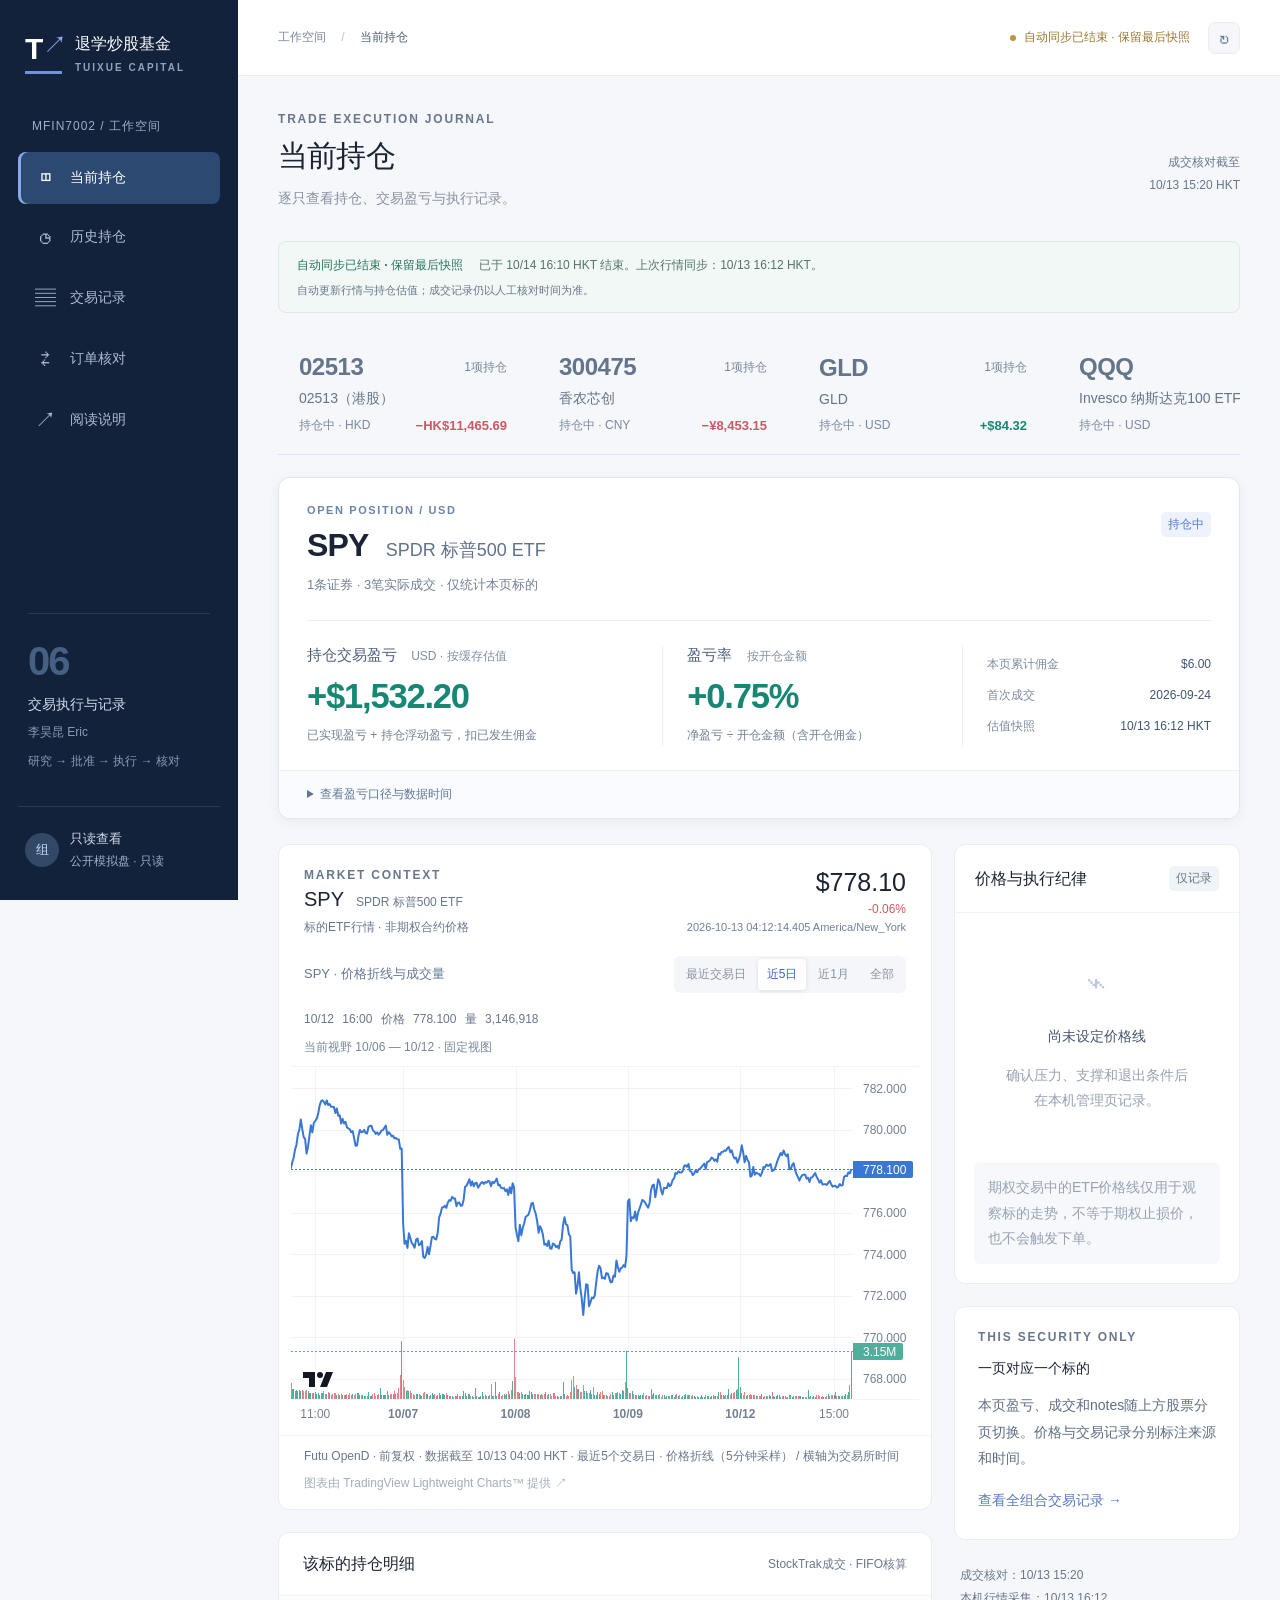
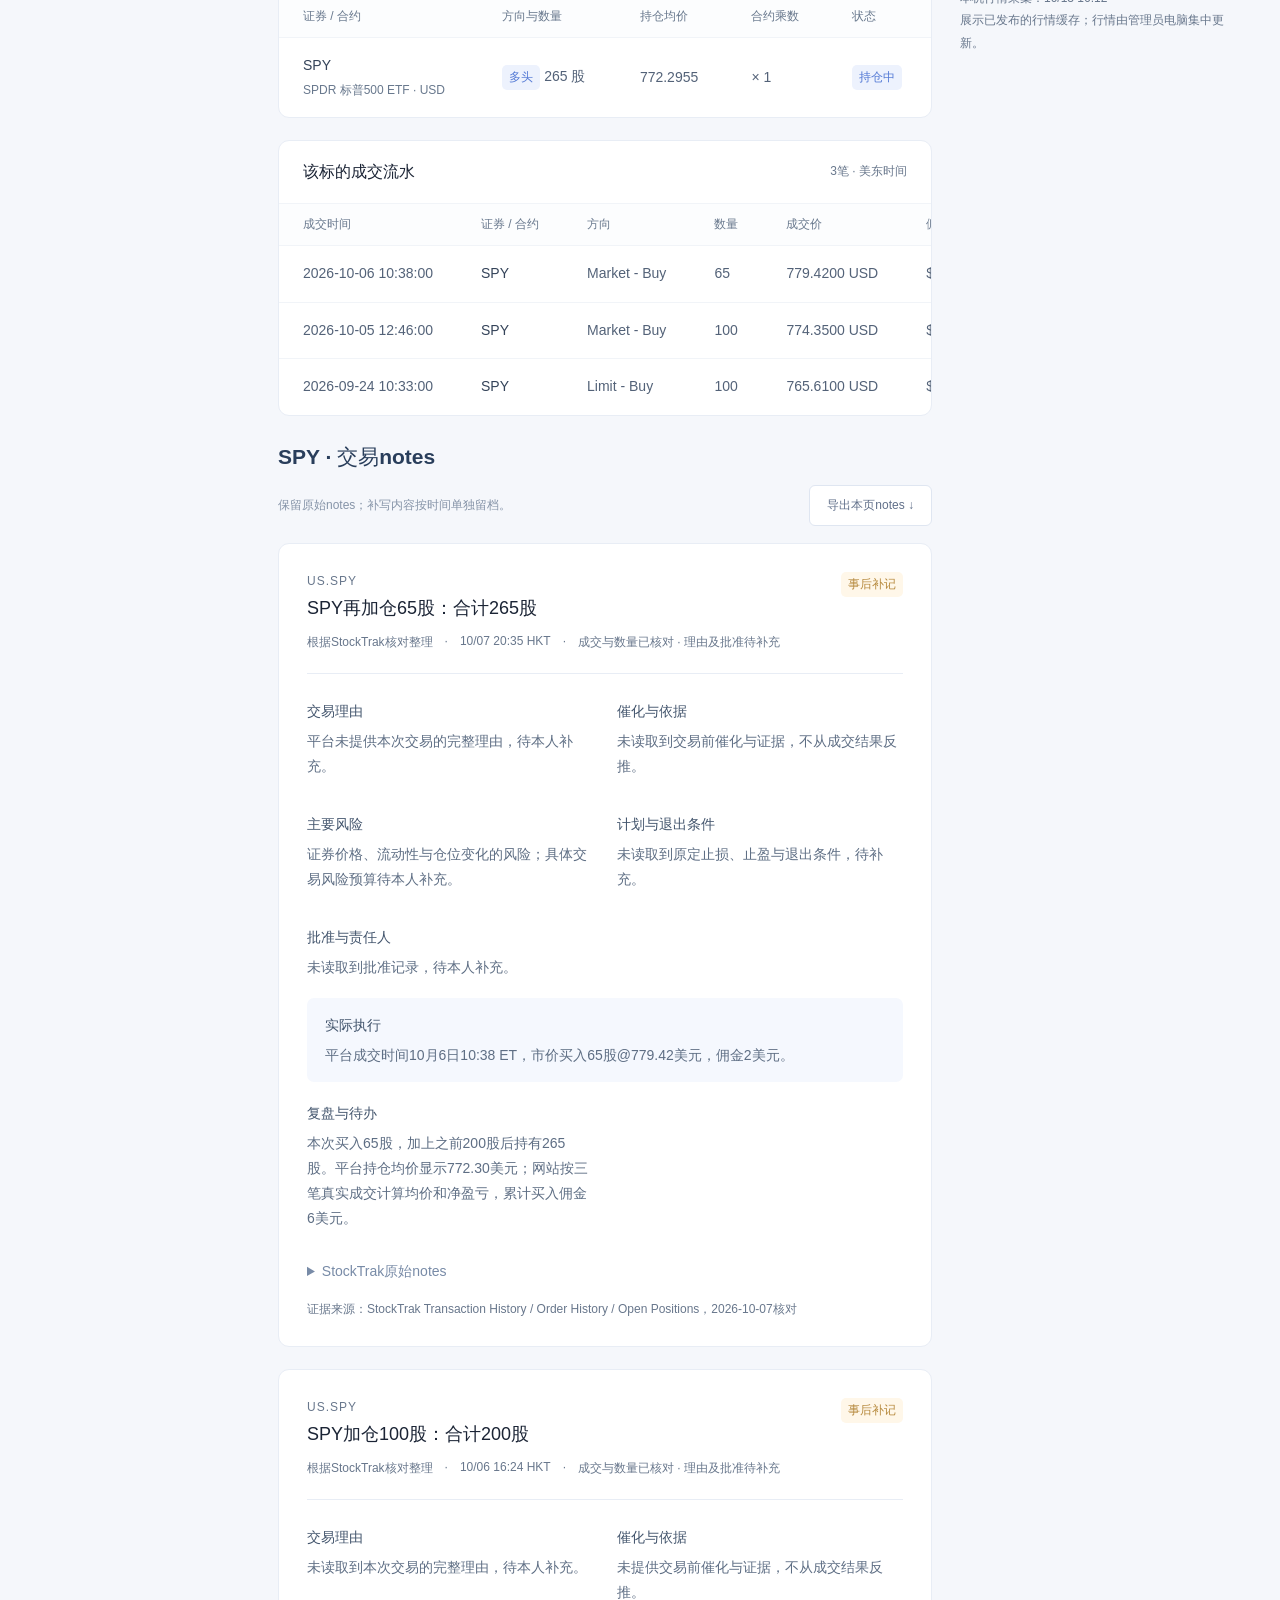
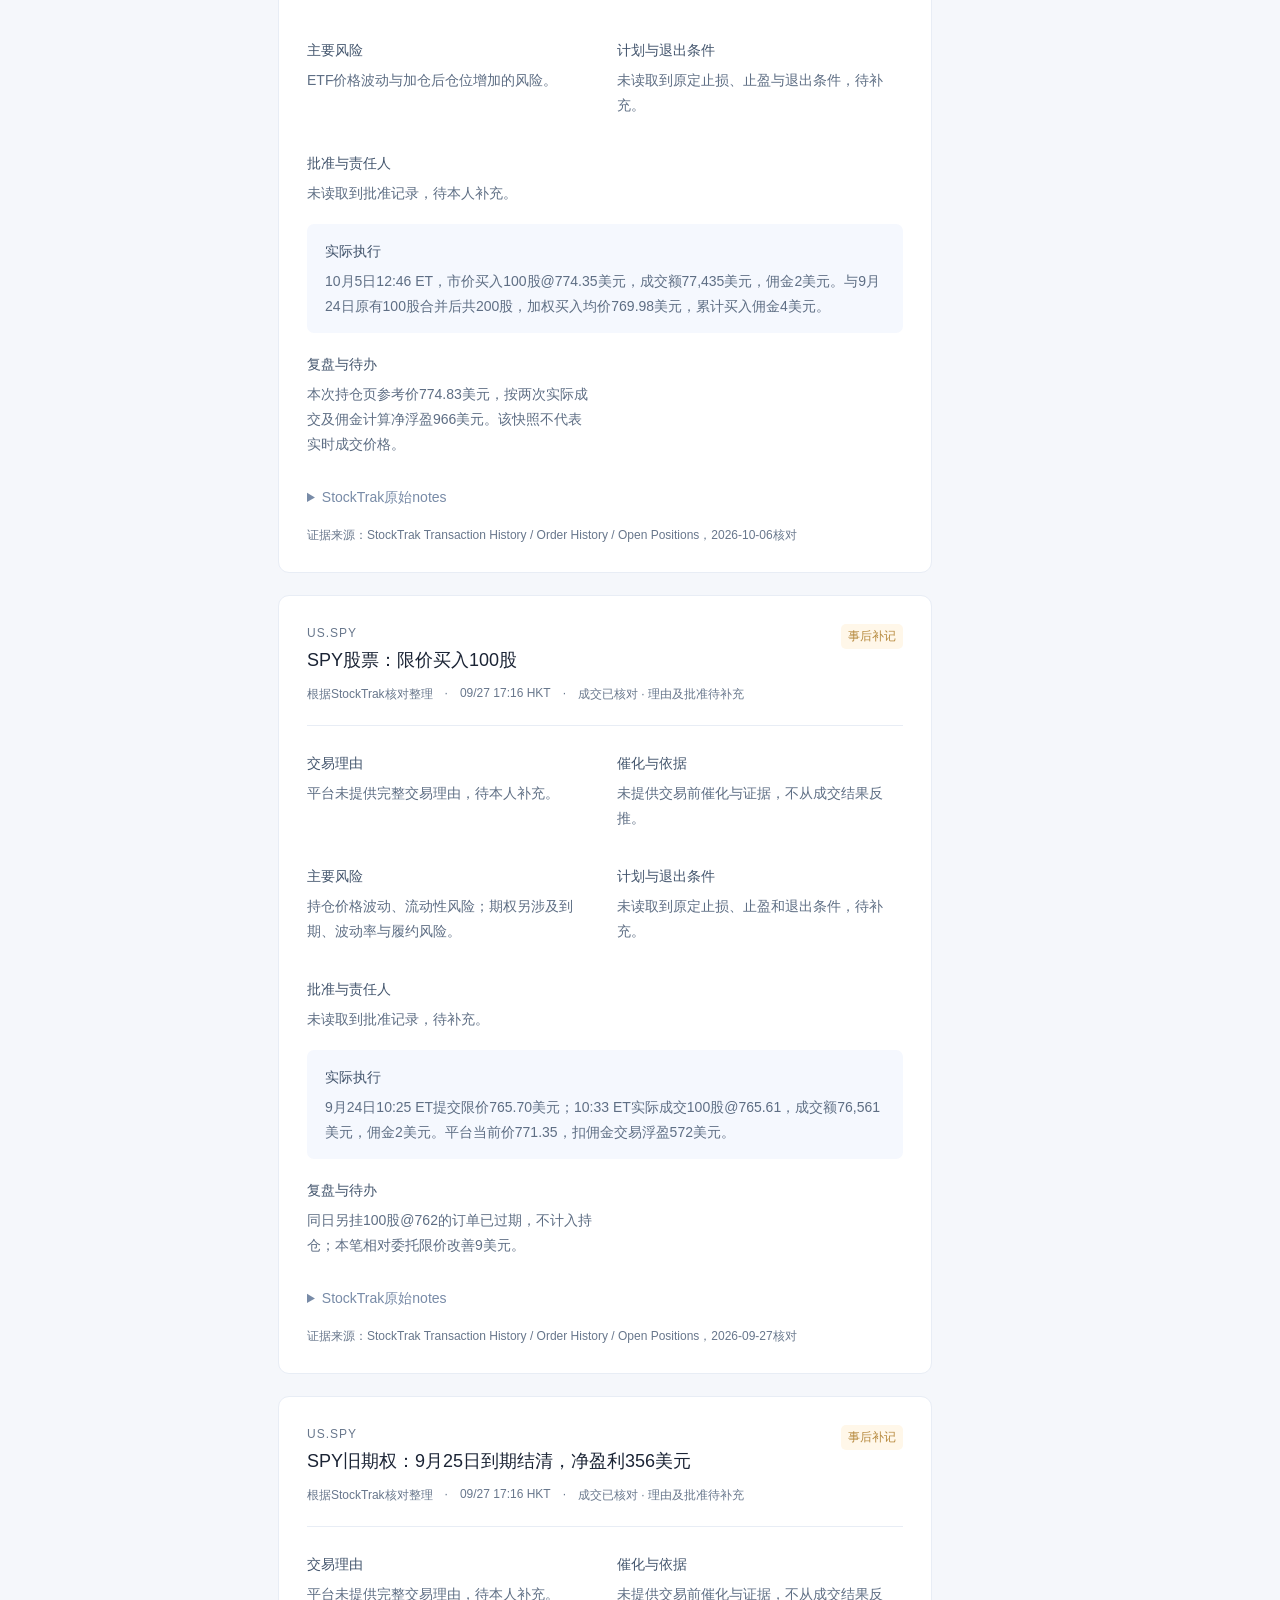
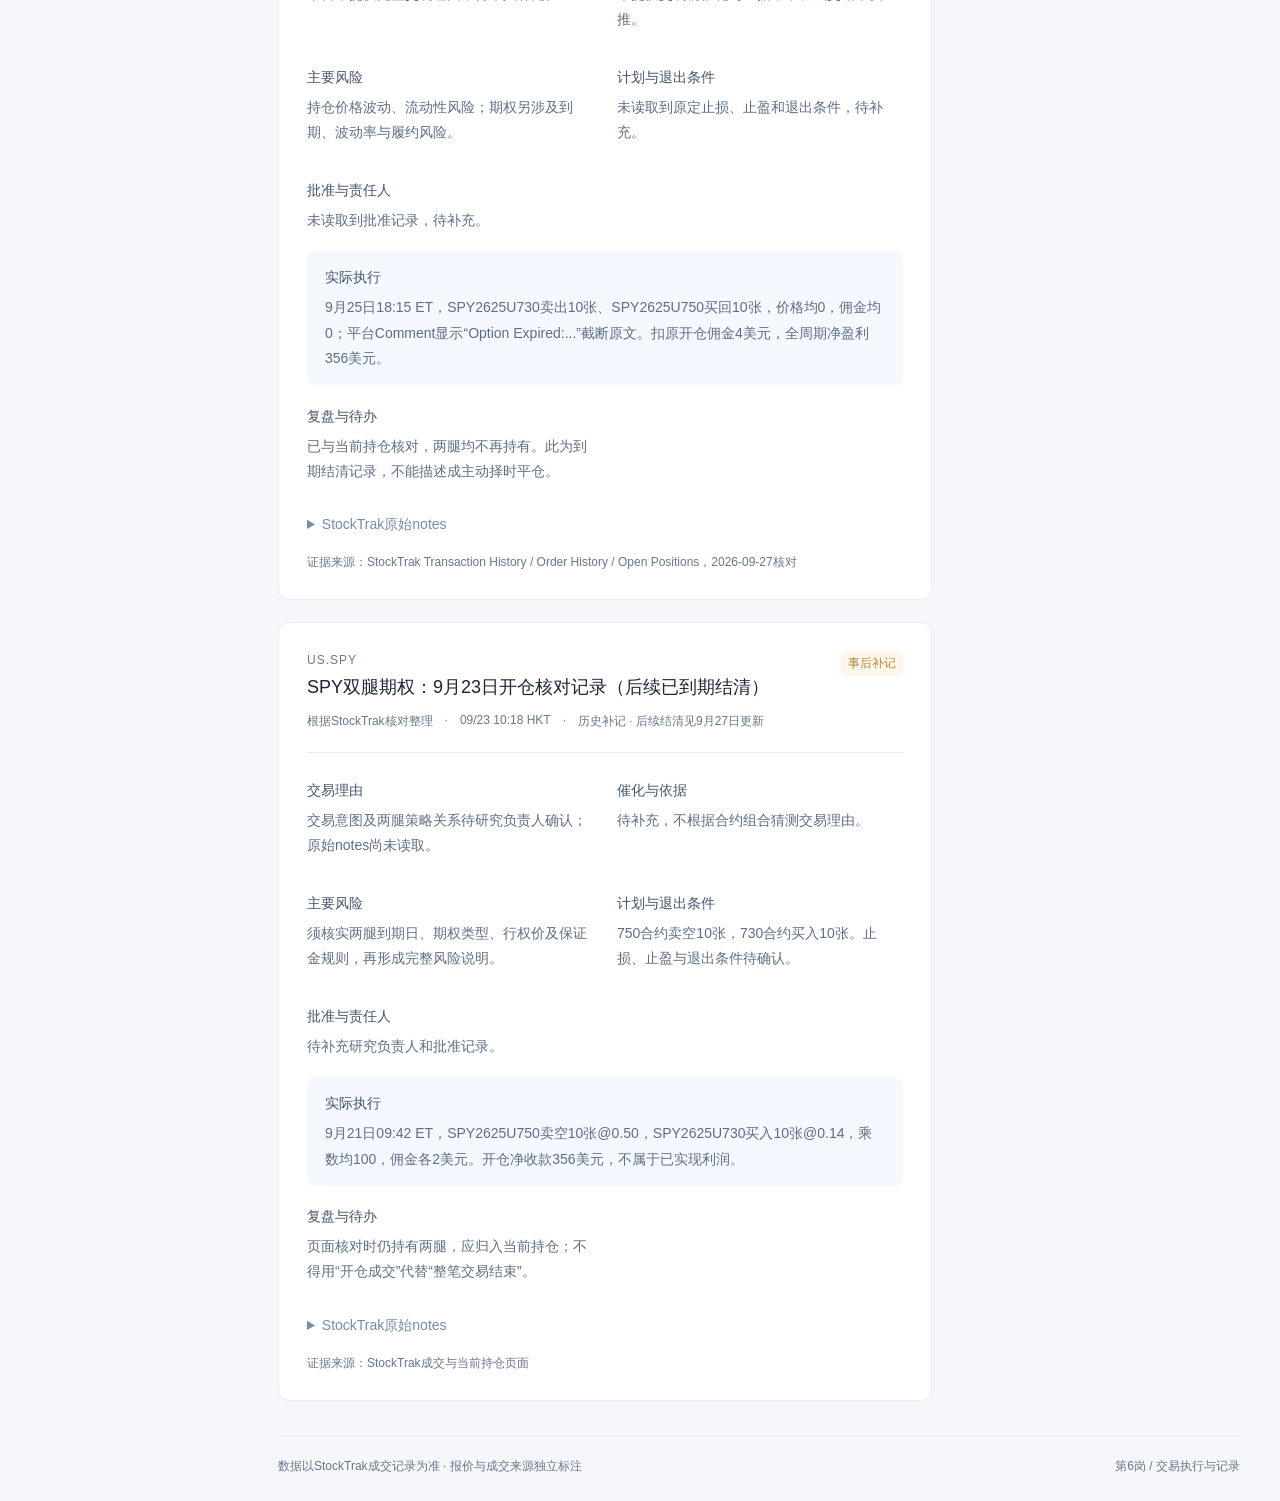
<file: index.html>
<!doctype html><html lang="zh-CN"><head><meta http-equiv="Content-Security-Policy" content="default-src 'self'; script-src 'self'; style-src 'self' 'unsafe-inline'; img-src 'self' data:; connect-src 'self' https://raw.githubusercontent.com; font-src 'self'; object-src 'none'; base-uri 'none'; form-action 'none'"><meta name="referrer" content="no-referrer"><meta name="robots" content="noindex,nofollow,noarchive"><meta charset="UTF-8"><meta name="viewport" content="width=device-width,initial-scale=1"><meta name="color-scheme" content="light"><meta name="description" content="退学炒股基金 · 交易执行与记录"><title>执行台 · 退学炒股基金</title>  <script type="module" crossorigin src="./assets/index-g1xqt5xW.js"></script>
  <link rel="stylesheet" crossorigin href="./assets/index-Cxu6O76I.css">
</head><body><div id="app"><div class="boot">正在读取交易记录…</div></div></body></html>
</file>
<file: assets/index-Cxu6O76I.css>
:root{color:#1b2435;font-synthesis:none;--ink:#17243a;--muted:#7b8799;--blue:#3766dc;--line:#e8edf5;--green:#168773;background:#f5f7fb;font-family:DM Sans,Noto Sans SC,-apple-system,BlinkMacSystemFont,sans-serif;font-size:14px;font-weight:400}*{box-sizing:border-box}body{margin:0}button,input,textarea,select{font:inherit}button,a,select{-webkit-tap-highlight-color:transparent}button{cursor:pointer}button:disabled{opacity:.5;cursor:wait}a{color:inherit;text-decoration:none}button:focus-visible,a:focus-visible,input:focus-visible,select:focus-visible,textarea:focus-visible{outline-offset:3px;outline:3px solid #8aafff}.sidebar{color:#d1d9e6;z-index:3;background:#13223b;flex-direction:column;width:238px;padding:30px 18px;display:flex;position:fixed;inset:0 auto 0 0}.brand{color:#fff;align-items:center;gap:13px;margin:2px 7px 44px;font-size:16px;font-weight:600;display:flex}.brand small{letter-spacing:2px;color:#91a2bf;margin-top:7px;font-size:10px;display:block}.brand-symbol{border-bottom:3px solid #7292df;width:37px;height:42px;font-size:30px;font-weight:700;position:relative}.brand-symbol span{color:#8aabf6;font-size:24px;position:absolute;top:-3px;right:-5px}.nav-label{color:#7486a4;letter-spacing:1px;margin-bottom:17px;padding:0 14px;font-size:11px}nav{gap:7px;display:grid}.nav-item{color:#aebbd0;text-align:left;background:0 0;border:0;border-radius:8px;align-items:center;gap:14px;width:100%;padding:14px 16px;font-size:14px;display:flex}.nav-item b{text-align:center;width:22px;font-size:21px;font-weight:400}.nav-item:hover{background:#1b304f}.nav-item.active{color:#fff;background:#2c4972;box-shadow:inset 3px 0 #88a9ef}.sidebar-note{border-top:1px solid #2a3950;margin:auto 10px 25px;padding-top:25px}.sidebar-note>span{color:#456083;letter-spacing:-2px;margin-bottom:12px;font-size:40px;font-weight:600;display:block}.sidebar-note strong{font-size:14px}.sidebar-note p{color:#879ab9;margin:8px 0;font-size:12px}.identity{border-top:1px solid #2a3950;align-items:center;gap:11px;padding:23px 7px 0;font-size:13px;display:flex}.identity small{color:#7d91b0;margin-top:5px;font-size:10px;display:block}.avatar{color:#c5d7f9;background:#324867;border-radius:50%;place-items:center;width:34px;height:34px;display:grid}.workspace{margin-left:238px}.topbar{border-bottom:1px solid var(--line);height:76px;color:var(--muted);background:#fff;justify-content:space-between;align-items:center;padding:0 40px;font-size:12px;display:flex}.topbar b{color:#4e5b70;font-weight:500}.topbar i{color:#b5c0d0;margin:0 12px;font-style:normal}.topbar>div{align-items:center;gap:18px;display:flex}.live-state{color:#9a7833;align-items:center;gap:8px;font-size:12px;display:flex}.live-state:before{content:"";background:#be9342;border-radius:50%;width:6px;height:6px}.live-state.fresh{color:var(--green)}.live-state.fresh:before{background:var(--green)}.icon-button{border:1px solid var(--line);color:#687b9b;background:#f5f7fb;border-radius:7px;width:32px;height:32px;font-size:21px}main{max-width:1630px;margin:auto;padding:36px 40px 0}.eyebrow{letter-spacing:1.8px;color:#8391a8;font-size:10px;font-weight:600}.headline{justify-content:space-between;align-items:center;margin:10px 0 30px;display:flex}h1{letter-spacing:-.8px;margin:0;font-size:30px;font-weight:600}p{line-height:1.8}.headline p{color:#8893a4;margin:9px 0 0;font-size:13px}.asof{text-align:right;color:#97a0b1;font-size:11px;line-height:1.9}.asof strong{color:#65748b;font-size:12px;font-weight:500}.metrics{grid-template-columns:1.35fr 1fr 1fr 1fr;gap:16px;margin-bottom:25px;display:grid}.metric{border:1px solid var(--line);background:#fff;border-radius:11px;padding:21px 22px}.metric>span{color:#7f8a9d;justify-content:space-between;gap:8px;font-size:12px;display:flex}.metric em{color:#abb4c1;font-size:10px;font-style:normal}.metric>strong{letter-spacing:-.8px;font-variant-numeric:tabular-nums;font-size:29px;font-weight:500;line-height:1.7;display:block}.metric>small{color:#9aa5b7;font-size:10px;display:block}.inline{color:#8d9aaa;letter-spacing:0;margin-left:8px;font-size:12px}.positive{color:var(--green)!important}.negative{color:#cc5a64!important}.split-main{grid-template-columns:minmax(0,1fr) 286px;gap:22px;display:grid}.split-main>div{min-width:0}.panel{border:1px solid var(--line);background:#fff;border-radius:11px;margin-bottom:22px;overflow:hidden}.panel-head{justify-content:space-between;align-items:flex-start;gap:16px;padding:23px 25px 17px;display:flex}.panel-head h2{margin:8px 0 4px;font-size:24px;line-height:1.4}.panel-head p{color:#919bac;margin:4px 0 0;font-size:11px}.stock-name{color:#8895a9;margin-left:12px;font-size:12px;font-weight:400}.quote{text-align:right;gap:5px;display:grid}.quote strong{font-size:25px;font-weight:500}.quote span{font-size:12px}.chart-toolbar{justify-content:space-between;align-items:center;gap:10px;padding:0 25px 12px;display:flex}.chart-toolbar select{border:1px solid var(--line);color:#627189;background:#fff;border-radius:5px;max-width:220px;height:32px;padding:0 7px;font-size:11px}.segmented{background:#f4f6fa;border-radius:6px;gap:3px;padding:3px;display:flex}.segmented button{color:#8993a4;white-space:nowrap;background:0 0;border:0;border-radius:4px;padding:6px 9px;font-size:10px}.segmented button.selected{color:#3866d6;background:#fff;box-shadow:0 1px 4px #233e6420}#chart-legend{color:#8290a4;word-spacing:5px;font-variant-numeric:tabular-nums;height:30px;padding:4px 25px;font-size:10px}.chart{height:320px;margin:0 12px;position:relative}.chart-foot{color:#9ca7b8;border-top:1px solid #f3f5f9;justify-content:space-between;gap:10px;margin-top:9px;padding:12px 25px 17px;font-size:9px;display:flex}.chart-foot a{color:#a1acbd}.compact{border-bottom:1px solid #f1f4f8;align-items:center;padding:20px 24px}.compact h2{margin:0;font-size:15px;font-weight:600}.muted{color:#8d99aa;font-size:11px}.table-wrap{overflow:auto}table{border-collapse:collapse;text-align:left;white-space:nowrap;width:100%;font-size:12px}th{color:#99a3b3;background:#fcfdfe;padding:12px 24px;font-size:10px;font-weight:400}td{color:#536278;border-top:1px solid #f1f4f8;padding:18px 24px;line-height:1.4}td strong{color:#344359;font-size:12px;font-weight:500}td small{color:#98a3b5;margin-top:6px;font-size:10px;display:block}tr[data-select]{cursor:pointer}tr[data-select]:hover{background:#f7faff}.number{font-variant-numeric:tabular-nums}.tag{color:#8893a5;white-space:nowrap;background:#f0f3f7;border-radius:5px;align-items:center;padding:4px 7px;font-size:10px;display:inline-flex}.tag.blue{color:#547ad5;background:#edf2fd}.tag.orange{color:#b6893d;background:#fff7e9}.risk-panel .compact{padding:21px 20px}.empty-small{text-align:center;color:#96a1b3;padding:35px 20px;line-height:1.8}.empty-small>span{color:#bac7dc;margin-bottom:9px;font-size:37px;display:block}.empty-small strong{color:#7d8a9d;font-size:13px;font-weight:500}.empty-small p{font-size:11px}.text-button{color:#597ac1;cursor:pointer;background:0 0;border:0;padding:6px 0;font-size:11px}.rule-note{color:#97a2b3;background:#f6f8fc;border-radius:6px;margin:0 19px 19px;padding:13px 14px;font-size:10px;line-height:1.8}.note-teaser{padding:23px}.note-teaser h3{margin-top:16px;font-size:14px;font-weight:500}.note-teaser p{color:#8c97a9;font-size:11px;line-height:1.9}.source-note{color:#a0aabd;padding:2px 6px;font-size:10px;line-height:1.9}.level{border-bottom:1px solid var(--line);margin:0 20px;padding:20px 0;position:relative}.level>div{align-items:center;gap:6px;display:flex}.level strong{font-size:12px}.level small{color:#98a6b7;margin-left:auto;font-size:9px}.level b{color:#5575b7;margin-top:9px;font-size:24px;font-weight:500;display:block}.level p{color:#7b899d;font-size:11px}.level .text-button{float:right}.level-dot{background:#4973ca;border-radius:50%;width:6px;height:6px}.level-dot.red{background:#dc6170}.subtle{color:#a1aabc;font-size:10px}.section-bar{justify-content:space-between;align-items:center;gap:16px;margin-bottom:15px;display:flex}.section-bar p{color:#8694a8;font-size:12px}.button{color:#fff;background:#3867d8;border:0;border-radius:6px;padding:11px 17px;font-size:12px}.button.secondary{color:#61708a;background:#fff;border:1px solid #dfe6f1}.journal-card{padding:28px}.journal-top{justify-content:space-between;align-items:flex-start;gap:15px;display:flex}.journal-code{color:#416ed2;letter-spacing:1px;font-size:11px}.journal-top h2{margin:8px 0 14px;font-size:20px;font-weight:500}.metadata{color:#9aa5b6;border-bottom:1px solid var(--line);flex-wrap:wrap;gap:12px;padding-bottom:22px;font-size:11px;display:flex}.note-grid{grid-template-columns:1fr 1fr;gap:5px 36px;margin-top:10px;display:grid}.note-field h4{color:#4d5e77;margin-bottom:8px;font-size:12px;font-weight:500}.note-field p{color:#8290a4;white-space:pre-wrap;margin-top:0;font-size:12px}.note-field.wide{background:#f5f8fe;border-radius:7px;grid-column:1/-1;padding:0 18px}details{color:#788ba7;margin-top:18px;font-size:12px}summary{cursor:pointer}blockquote{white-space:pre-wrap;background:#f8faff;border-left:3px solid #d9e4f7;padding:12px 20px}.note-source{color:#abb4c0;margin-top:20px;font-size:10px}.notice{color:#6380b8;background:#edf3ff;border:1px solid #dee8fc;border-radius:8px;margin-bottom:22px;padding:13px 18px;font-size:12px;line-height:1.8}.notice.warn{color:#aa8b53;background:#fff9ed;border-color:#f6e8c9}.order-detail{white-space:normal;color:#95a0b0;background:#fbfcfe;font-size:11px}.admin-top{grid-template-columns:1fr 1fr;gap:22px;display:grid}.admin-top>.panel{padding:24px}h2{font-weight:500}.admin-top h2,.form-panel h2,.audit h2{margin:0 0 12px;font-size:17px}.admin-top p,.form-panel>p{color:#8a97aa;font-size:12px}.button-row{flex-wrap:wrap;gap:10px;margin-top:22px;display:flex}.form-panel{padding:28px}.form-panel label{color:#708098;gap:9px;margin-top:16px;font-size:12px;display:grid}.form-panel input,.form-panel select,.form-panel textarea{color:#4a5b75;background:#fff;border:1px solid #dfe6f0;border-radius:6px;width:100%;padding:10px 12px;font-size:13px}.form-panel textarea{resize:vertical;line-height:1.7}.form-panel input::placeholder,.form-panel textarea::placeholder{color:#b0bac9}.form-panel>.button{margin-top:20px}.form-grid{grid-template-columns:1fr 1fr;gap:18px;display:grid}.file-drop{border:1px dashed #d5deed;border-radius:7px;padding:14px}.file-drop input{border:0;padding:4px 0;font-size:11px}.audit{padding:26px}.audit p{color:#8997ac;border-bottom:1px solid #f0f3f7;padding:8px 0;font-size:11px}.audit time{color:#b0b9c7;margin-right:15px}.guide{max-width:960px;padding:32px 38px}.guide h2{margin-top:30px;font-size:19px}.guide h2:first-child{margin-top:0}.guide p,.guide li{color:#7d8ca2;font-size:14px;line-height:2}.guide ol,.guide ul{padding-left:22px}.guide li{margin:10px 0}.chart-empty{text-align:center;background:linear-gradient(#fff,#f9fbfd);flex-direction:column;justify-content:center;align-items:center;height:100%;padding:24px;display:flex}.empty-chart-icon{color:#cad6e9;font-size:50px}.chart-empty h3{color:#8798b1;font-size:15px;font-weight:500}.chart-empty p{color:#9ca9bb;max-width:500px;font-size:12px}.chart-empty>span{color:#b0bdce;font-size:11px}.empty-row{text-align:center;color:#a2adbe;padding:35px}footer{color:#a2adbd;border-top:1px solid #e6ecf4;justify-content:space-between;margin-top:12px;padding:22px 0 26px;font-size:10px;display:flex}.toast{color:#fff;z-index:20;background:#193356;border-radius:8px;max-width:80%;padding:14px 22px;font-size:13px;position:fixed;bottom:25px;left:50%;transform:translate(-50%);box-shadow:0 5px 25px #13305030}.toast.error{background:#a1464d}.boot{text-align:center;color:#7587a3;max-width:560px;margin:15vh auto;padding:30px}.boot p{font-size:16px;line-height:1.8}.boot button{color:#fff;background:#3766dc;border:0;border-radius:6px;padding:10px 22px}@media (width>=1600px){.chart{height:370px}.split-main{grid-template-columns:minmax(0,1fr) 320px}.metric>strong{font-size:34px}.chart-toolbar select{max-width:280px}.segmented button{font-size:12px}.panel-head h2{font-size:28px}.compact h2{font-size:16px}}@media (width<=1250px){.sidebar{width:210px}.workspace{margin-left:210px}main{padding:25px}.topbar{padding:0 25px}.split-main{grid-template-columns:minmax(0,1fr)}.split-main>div:last-child{grid-template-columns:1fr 1fr;gap:20px;display:grid}.source-note{grid-column:1/-1}.chart{height:350px}.chart-toolbar select{max-width:50%}.metric{padding:18px 15px}.metric>strong{font-size:25px}.metric>span{font-size:11px}.metric em{display:none}}@media (width<=800px){.sidebar{width:100%;padding:15px;display:block;position:relative;inset:auto}.brand{margin:0 0 14px;font-size:15px}.brand-symbol{width:30px;height:30px;font-size:24px}.brand small{font-size:9px}.nav-label,.sidebar-note,.identity{display:none}nav{gap:6px;display:flex;overflow:auto}.nav-item{white-space:nowrap;width:auto;padding:9px 12px;font-size:12px}.nav-item b{display:none}.nav-item.active{box-shadow:none}.workspace{margin:0}.topbar{height:52px;padding:0 18px}main{padding:24px 16px 0}.headline h1{font-size:25px}.asof{font-size:9px}.asof strong{font-size:10px}.headline p{font-size:11px}.metrics{grid-template-columns:1fr 1fr;gap:10px}.metric{padding:15px}.metric>strong{font-size:25px}.metric>small{font-size:9px}.chart-toolbar{padding:0 15px 12px;display:block}.chart-toolbar select{width:100%;max-width:100%;margin-bottom:10px}.segmented{width:max-content;max-width:100%}.segmented button{padding:6px 9px}.panel-head{padding:18px}.panel-head h2{font-size:23px}.stock-name{margin:5px 0;font-size:11px;display:block}.quote strong{font-size:23px}.chart{height:300px}.chart-foot{padding:9px 18px;line-height:1.8;display:block}.chart-foot a,.split-main>div:last-child,.admin-top{display:block}.compact h2{font-size:14px}.compact .muted{text-align:right;font-size:9px}.journal-card{padding:20px}.journal-top h2{font-size:17px}.note-grid,.form-grid{grid-template-columns:1fr;gap:0}.note-field.wide{grid-column:auto}.section-bar{align-items:flex-start}.section-bar p{margin-top:0}.section-bar .button{white-space:nowrap}.form-panel{padding:21px}.guide{padding:23px}.guide li,.guide p{font-size:13px}footer{line-height:1.9;display:block}footer span{display:block}.notice{font-size:11px}#chart-legend{word-spacing:1px;padding:4px 15px;font-size:9px}.level{padding:15px 0}.source-note{padding-bottom:15px}}@media (prefers-reduced-motion:no-preference){.panel,.metric{animation:.25s ease-out appear}@keyframes appear{0%{opacity:.5;transform:translateY(4px)}to{opacity:1;transform:none}}}.panel-head p,.stock-name,.quote span,.muted,.tag,.source-note,.note-source,.metadata,.journal-code,.chart-foot,.eyebrow,.asof,.asof strong,footer,.metric>small,.metric em,.identity small,.subtle,.level small,.nav-label,.order-detail{color:#68778c;font-size:12px}.sidebar .nav-label,.sidebar .identity small{color:#9dafcb}.quote small{color:#718099;max-width:235px;font-size:11px}.metric>span,.metric>span em,.headline p,.note-teaser p,.empty-small p,.rule-note,.text-button,.button,.form-panel label,.admin-top p,.form-panel>p,.section-bar p,.notice,.audit p,details,.note-field p,.level p{font-size:14px}.note-field h4,.empty-small strong{color:#43556d;font-size:14px}.note-field p,.note-teaser p,.level p,.guide p,.guide li{color:#5e6e84}th,td small{color:#68788d;font-size:12px}td,td strong{font-size:14px}.chart-toolbar select,.segmented button{font-size:12px}.segmented button{padding:7px 9px}#chart-legend{color:#68778c;height:auto;min-height:34px;font-size:12px;line-height:1.8}.chart-toolbar{flex-wrap:wrap}.metric>small{line-height:1.65}.chart-foot{flex-wrap:wrap}.asof{min-width:128px}@media (width<=800px){.quote small{max-width:140px;font-size:10px}.metric>span{font-size:12px}.metric>small{font-size:11px}.metric em{display:none}.asof{min-width:108px;font-size:11px}.segmented{justify-content:space-between;width:100%}.segmented button{padding:7px 5px;font-size:11px}.headline{gap:10px}.notice{font-size:12px}.chart-foot,.compact .muted{font-size:11px}.section-bar{flex-wrap:wrap}#chart-legend{font-size:11px}.brand small{font-size:10px}}.archived-levels{margin:15px 20px;font-size:12px}.archived-levels p{color:#68778c}.auto-refresh-status{color:#537567;background:#f1f8f5;border:1px solid #dce9e4;border-radius:8px;grid-template-columns:auto 1fr;gap:5px 16px;margin-bottom:22px;padding:13px 18px;font-size:12px;line-height:1.7;display:grid}.auto-refresh-status strong{color:#26715e;font-weight:600}.auto-refresh-status small{color:#68778c;grid-column:1/-1;font-size:11px}.auto-refresh-status.is-stale{background:#fff9ed;border-color:#f0dfb9}.auto-refresh-status.is-stale strong,.auto-refresh-status.is-stale small{color:#9a7431}@media (width<=800px){.auto-refresh-status{grid-template-columns:1fr;gap:3px;padding:12px 14px}.topbar>div{gap:8px}.topbar .live-state{max-width:180px;font-size:10px}.topbar .live-state:before{flex-shrink:0}}.security-tabs{scrollbar-width:thin;border-bottom:1px solid #dce4ef;gap:10px;margin:0 0 22px;padding:0 0 2px;display:flex;overflow-x:auto}.security-tab{color:#64748a;background:0 0;border:1px solid #0000;border-bottom:0;border-radius:9px 9px 0 0;flex:0 0 250px;gap:9px;padding:17px 20px 18px;transition:background .15s;display:grid;position:relative}.security-tab:hover{background:#edf2fa}.security-tab.active{color:#203c67;background:#fff;border-color:#e0e8f4}.security-tab.active:after{content:"";background:#3766dc;border-radius:3px;height:3px;position:absolute;bottom:-2px;left:18px;right:18px}.security-tab-top,.security-tab-bottom{justify-content:space-between;align-items:center;gap:14px;display:flex}.security-tab-top strong{letter-spacing:-.5px;font-size:24px;font-weight:650}.security-tab-top>span{color:#77869b;font-size:12px}.security-tab-name{white-space:nowrap;text-overflow:ellipsis;font-size:14px;overflow:hidden}.security-tab-bottom{color:#78889f;font-size:12px}.security-tab-bottom b{white-space:nowrap;font-size:13px;font-weight:550}.security-hero{background:#fff;border:1px solid #dfe7f3;border-radius:12px;margin-bottom:25px;padding:26px 28px 0;box-shadow:0 3px 12px #173b6810}.security-heading{justify-content:space-between;align-items:center;gap:18px;margin-bottom:23px;display:flex}.security-heading .eyebrow{color:#6b84a8;letter-spacing:1.6px;font-size:11px}.security-heading h2{letter-spacing:-.8px;margin:8px 0 6px;font-size:32px;font-weight:650;line-height:1.35}.security-heading h2>span{color:#61728b;letter-spacing:0;margin-left:17px;font-size:18px;font-weight:450}.security-heading p{color:#728197;margin:0;font-size:13px}.security-heading .tag{align-self:flex-start;margin-top:8px}.security-pnl{border-top:1px solid #eaf0f7;grid-template-columns:minmax(0,1.2fr) minmax(0,1fr) minmax(220px,.9fr);gap:24px;padding:25px 0 24px;display:grid}.security-pnl-amount,.security-pnl-rate{min-width:0}.security-pnl-amount>span,.security-pnl-rate>span{color:#4d607b;font-size:15px;font-weight:500;display:block}.security-pnl small{color:#7f8ea3;margin-left:10px;font-size:12px;font-weight:400}.security-pnl-amount>strong,.security-pnl-rate>strong{letter-spacing:-1.2px;font-variant-numeric:tabular-nums;overflow-wrap:anywhere;margin:11px 0 8px;font-size:clamp(30px,2.7vw,43px);font-weight:600;line-height:1.2;display:block}.security-pnl-rate{border-left:1px solid #eaf0f7;padding-left:24px}.security-pnl p{color:#6f7f94;max-width:340px;margin:0;font-size:12px;line-height:1.7}.security-facts{border-left:1px solid #eaf0f7;align-content:center;gap:14px;margin:0;padding:0 0 0 24px;display:grid}.security-facts>div{justify-content:space-between;align-items:baseline;gap:15px;font-size:12px;display:flex}.security-facts dt{color:#7c8a9d;white-space:nowrap}.security-facts dd{color:#405572;text-align:right;font-variant-numeric:tabular-nums;margin:0}.pnl-method{color:#7586a0;background:#f9fbfe;border-top:1px solid #eaf0f7;border-radius:0 0 12px 12px;margin:0 -28px;padding:13px 28px;font-size:12px;line-height:1.8}.pnl-method summary{color:#607796;width:fit-content}.pnl-method p{max-width:1000px;margin:10px 0 2px}.security-warning{color:#926b2a;background:#fff8eb;border:1px solid #f2e1c0;border-radius:6px;margin-bottom:20px;padding:11px 14px;font-size:13px;line-height:1.8}.chart-context{color:#647894;font-size:13px}.security-content .chart-toolbar{align-items:center}.security-content .chart{height:360px}.security-content .panel-head h2{margin-top:3px;font-size:20px}.security-content .compact h2{margin:0;font-size:16px}.security-content .stock-name{font-size:12px}.security-journal>h2{color:#293e5b;margin:27px 0 12px;font-size:21px;font-weight:600}.security-journal .section-bar p,.security-journal .section-bar .button{font-size:12px}.security-journal .journal-top h2{font-size:18px}.security-journal .note-grid{gap:4px 24px}.security-empty{color:#657a97;min-height:250px;padding:45px 30px}.security-empty h2{color:#263d5e;font-size:23px}@media (width<=1200px){.security-pnl{grid-template-columns:1fr 1fr}.security-facts{border-top:1px solid #eaf0f7;border-left:0;grid-column:1/-1;grid-template-columns:repeat(3,minmax(0,1fr));padding:18px 0 0}.security-facts>div{display:block}.security-facts dd{text-align:left;margin-top:6px}.security-pnl-amount>strong,.security-pnl-rate>strong{font-size:38px}}@media (width<=800px){.security-tabs{gap:8px;margin-bottom:18px}.security-tab{flex-basis:235px;padding:14px 16px 17px}.security-tab-top strong{font-size:24px}.security-tab-name{font-size:13px}.security-hero{margin-bottom:20px;padding:21px 20px 0}.security-heading{margin-bottom:20px}.security-heading h2{font-size:30px}.security-heading h2>span{margin:5px 0 0;font-size:16px;display:block}.security-heading p{font-size:12px}.security-pnl{gap:20px 16px;padding:20px 0}.security-pnl-amount>span,.security-pnl-rate>span{font-size:14px}.security-pnl small{margin:6px 0 0;font-size:11px;display:block}.security-pnl-amount>strong,.security-pnl-rate>strong{letter-spacing:-.7px;margin-top:13px;font-size:clamp(24px,5.8vw,32px)}.security-pnl-rate{padding-left:16px}.security-pnl p{font-size:11px}.security-facts{grid-template-columns:1fr 1fr;gap:10px}.security-facts>div:last-child{grid-column:1/-1;display:flex}.security-facts>div:last-child dd{margin:0}.pnl-method{margin:0 -20px;padding:12px 20px}.security-content .chart-toolbar{gap:12px;display:flex}.chart-context{font-size:12px}.security-content .chart{height:310px}.security-journal .note-grid{grid-template-columns:1fr}.security-warning{font-size:12px}.security-content .split-main>div:last-child{display:block}}@media (width<=540px){.security-pnl{grid-template-columns:1fr;gap:18px}.security-pnl-amount>strong,.security-pnl-rate>strong{letter-spacing:-.6px;font-size:32px}.security-pnl-rate{border-top:1px solid #eaf0f7;border-left:0;padding:17px 0 0}.security-facts{grid-column:1}.security-pnl small{margin-left:8px;display:inline}.security-pnl p{font-size:12px}}.chart-navigation{color:#77879b;justify-content:space-between;align-items:center;gap:12px;padding:0 25px 10px;font-size:12px;display:flex}.chart-navigation .text-button{white-space:nowrap;font-size:12px}@media (width<=800px){.chart-navigation{padding:0 15px 10px;font-size:11px}}
</file>
